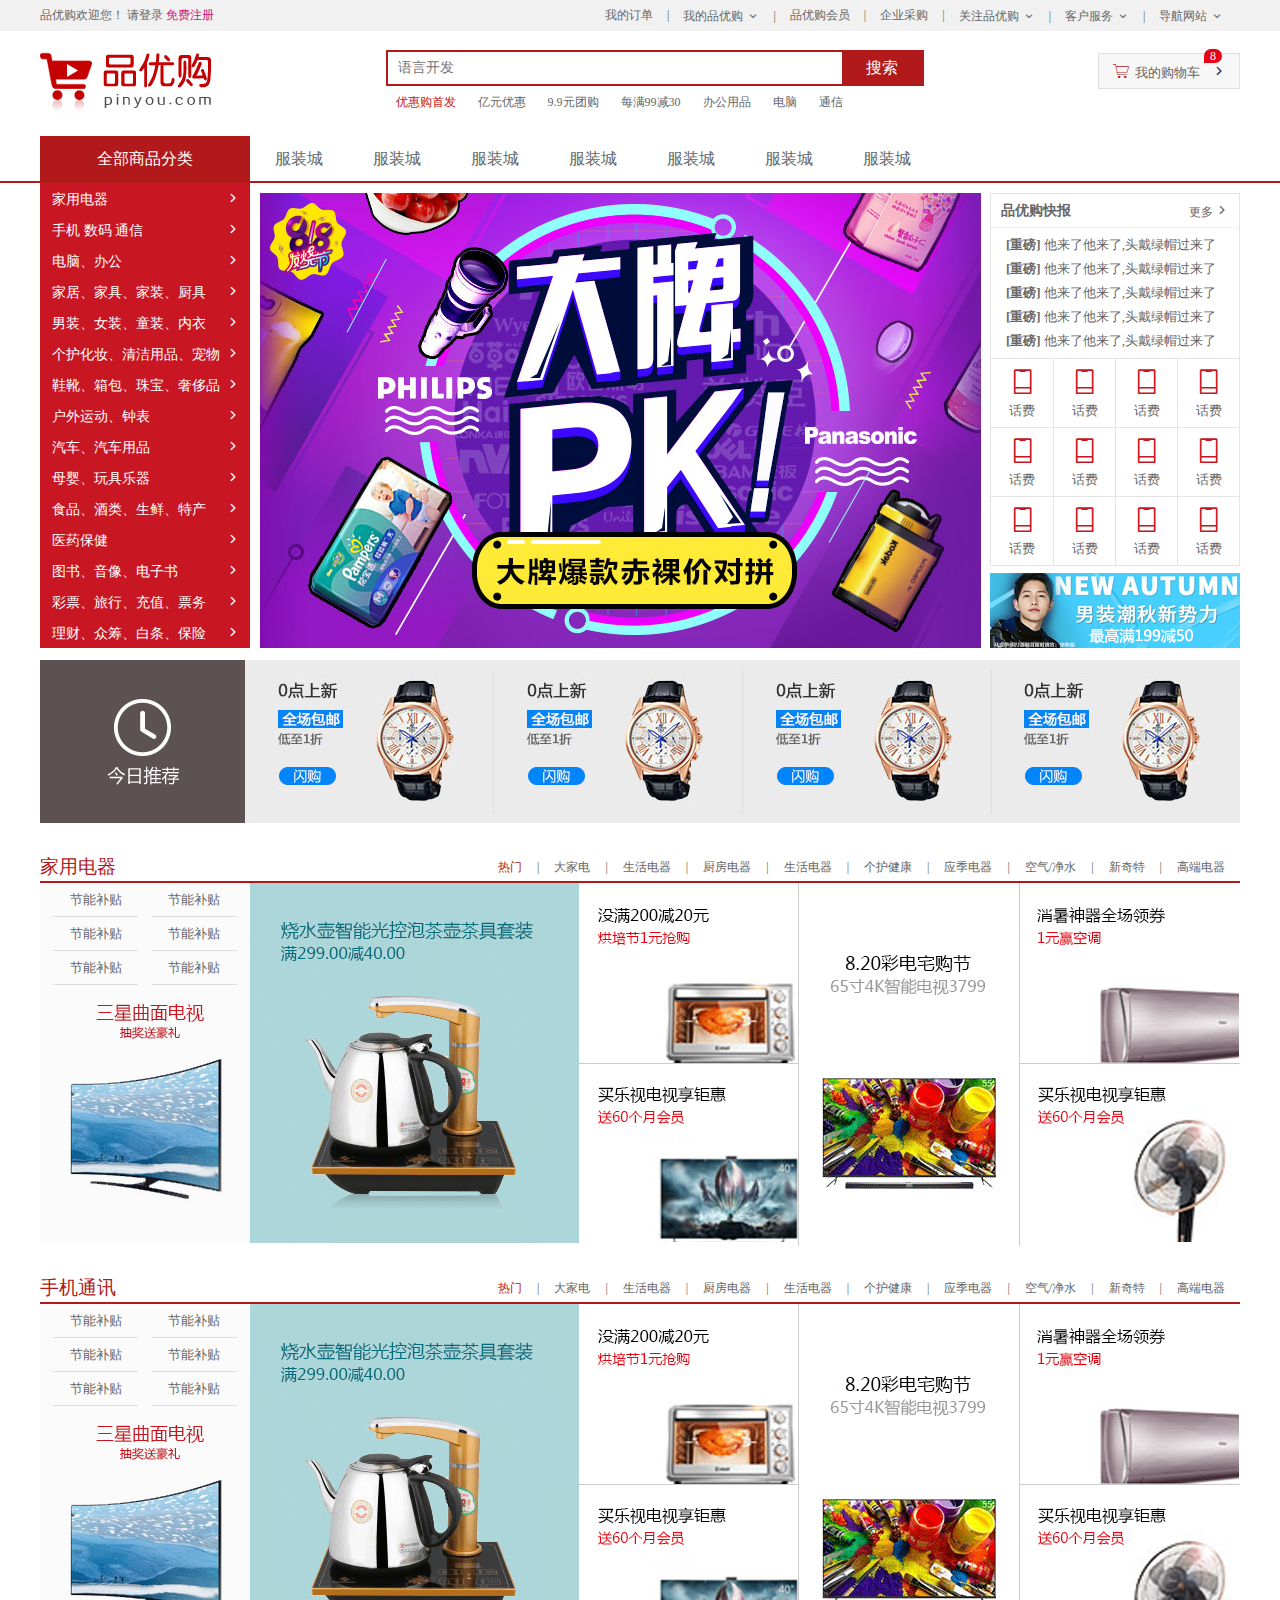
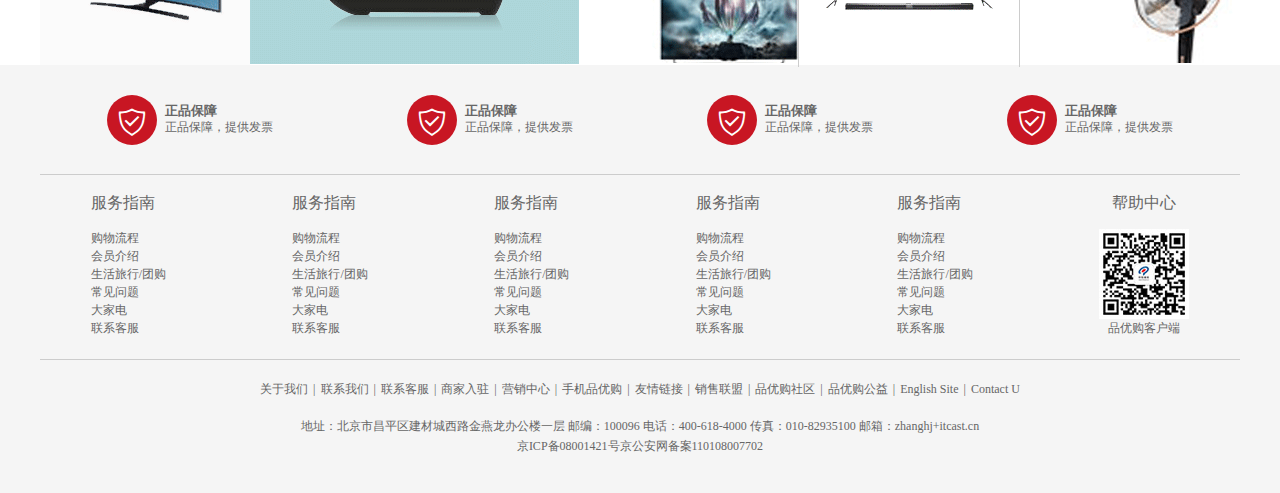
<file: YouPinGouProject/index.html>
<!DOCTYPE html>
<html lang="en">
<head>
    <meta charset="UTF-8">
    <meta http-equiv="X-UA-Compatible" content="IE=edge">
    <meta name="viewport" content="width=device-width, initial-scale=1.0">
    <title>品优购</title>
    <!-- 清除默认样式 -->
    <link rel="stylesheet" href="./css/reset.css">
    <!-- 引入类型样式 -->
    <link rel="stylesheet" href="./css/style.css">
    <!-- 引用公共样式 -->
    <link rel="stylesheet" href="./css/base.css">
    
    <link rel="shortcut icon" href="/favicon.ico">
    <!-- 引入iconfont -->
    <link rel="stylesheet" href="./fonts/iconfont/iconfont.css">
    <!-- 引入公共底栏common.css -->
    <link rel="stylesheet" href="./css/common.css">
</head>
<body>
    <!-- 顶部菜单 -->
    <div class="top_bar">
        <div class="topbar w">
            <div class="left_login">
                <span>品优购欢迎您！</span>
                <a href="#">请登录</a>
                <a href="register.html" class="a2">免费注册</a>
            </div>
            <div class="right_menu">
                <ul class="rightmenu">
                    <li>
                        <a href="">我的订单</a><span>|</span>
                    </li>
                    <li>
                        <a href="">我的品优购<i class="iconfont icon-xia-xi"></i></a><span>|</span>
                    </li>
                    <li>
                        <a href="">品优购会员</a><span>|</span>
                    </li>
                    <li>
                        <a href="">企业采购</a><span>|</span>
                    </li>
                    <li>
                        <a href="">关注品优购<i class="iconfont icon-xia-xi"></i></a><span>|</span>
                    </li>
                    <li>
                        <a href="">客户服务<i class="iconfont icon-xia-xi"></i></a><span>|</span>
                    </li>
                    <li>
                        <a href="">导航网站<i class="iconfont icon-xia-xi"></i></a>
                    </li>
                </ul>
            </div>
        </div>
    </div>

    <!-- 头部搜索栏 -->
    <div class="top_nav">
        <div class="topnav w">
            <!-- 左侧logo -->
        <div class="left-img">
            <a href="">
                <img src="./images/logo.png" alt="">
            </a>
        </div>
        <div class="center_search">
            <div class="search">
                <input type="text" value="语言开发"><button>搜索</button>
            </div>
            <div class="bt_nav">
                <ul>
                    <li>
                        <a href="">优惠购首发</a>
                    </li>
                    <li>
                        <a href="">亿元优惠</a>
                    </li>
                    <li>
                        <a href="">9.9元团购</a>
                    </li>
                    <li>
                        <a href="">每满99减30</a>
                    </li>
                    <li>
                        <a href="">办公用品</a>
                    </li>
                    <li>
                        <a href="">电脑</a>
                    </li>
                    <li>
                        <a href="">通信</a>
                    </li>
                </ul>
            </div>
        </div>
        <!-- 右侧购物车 -->
        <div class="right_shop">
            <i class="shop_car iconfont icon-shop"></i><span>我的购物车</span><i class="arrow iconfont icon-you-xi"></i>
            <p class="count">8</p>
        </div>
        </div>
    </div>

    <!-- 头部菜单栏 -->
    <div class="header_bar">
        <div class="headerbar w">
            <ul>
                <li class="first">
                    <a href="">全部商品分类</a>
                </li>
                <div class="shop_list">
                    <ul>
                        <li class="iconfont"><a href="">家用电器</a></li>
                        <li class="iconfont"><a href="list.html">手机 数码 通信</a></li>
                        <li class="iconfont"><a href="">电脑、办公</a></li>
                        <li class="iconfont"><a href="">家居、家具、家装、厨具</a></li>
                        <li class="iconfont"><a href="">男装、女装、童装、内衣</a></li>
                        <li class="iconfont"><a href="">个护化妆、清洁用品、宠物</a></li>
                        <li class="iconfont"><a href="">鞋靴、箱包、珠宝、奢侈品</a></li>
                        <li class="iconfont"><a href="">户外运动、钟表</a></li>
                        <li class="iconfont"><a href="">汽车、汽车用品</a></li>
                        <li class="iconfont"><a href="">母婴、玩具乐器</a></li>
                        <li class="iconfont"><a href="">食品、酒类、生鲜、特产</a></li>
                        <li class="iconfont"><a href="">医药保健</a></li>
                        <li class="iconfont"><a href="">图书、音像、电子书</a></li>
                        <li class="iconfont"><a href="">彩票、旅行、充值、票务</a></li>
                        <li class="iconfont"><a href="">理财、众筹、白条、保险</a></li>
                    </ul>
                </div>
                <li>
                    <a href="">服装城</a>
                </li>
                <li>
                    <a href="">服装城</a>
                </li>
                <li>
                    <a href="">服装城</a>
                </li>
                <li>
                    <a href="">服装城</a>
                </li>
                <li>
                    <a href="">服装城</a>
                </li>
                <li>
                    <a href="">服装城</a>
                </li>
                <li>
                    <a href="">服装城</a>
                </li>
            </ul>
        </div>
    </div>

    <!-- 中部轮播、快报模块 -->
    <div class="banner_auter">
        <div class="banner w">
            <div class="center_images">
                <img src="./upload/focus1.png" alt="">
            </div>
            <div class="right_bulletin">
                <div class="title">
                    <span class="s1">品优购快报</span><span class="s2">更多<i class="iconfont icon-you-xi"></i></span>
                </div>
                <div class="list">
                    <ul>
                        <li><a href=""><strong>[重磅]</strong>他来了他来了,头戴绿帽过来了</a></li>
                        <li><a href=""><strong>[重磅]</strong>他来了他来了,头戴绿帽过来了</a></li>
                        <li><a href=""><strong>[重磅]</strong>他来了他来了,头戴绿帽过来了</a></li>
                        <li><a href=""><strong>[重磅]</strong>他来了他来了,头戴绿帽过来了</a></li>
                        <li><a href=""><strong>[重磅]</strong>他来了他来了,头戴绿帽过来了</a></li>
                    </ul>
                </div>
                <div class="skip_list">
                    <ul>
                        <li class="first">
                            <a href="">
                                <i class="iconfont icon-shouji"></i>
                                <p>话费</p>
                            </a>
                        </li>
                        <li>
                            <a href="">
                                <i class="iconfont icon-shouji"></i>
                                <p>话费</p>
                            </a>
                        </li>
                        <li>
                            <a href="">
                                <i class="iconfont icon-shouji"></i>
                                <p>话费</p>
                            </a>
                        </li>
                        <li>
                            <a href="">
                                <i class="iconfont icon-shouji"></i>
                                <p>话费</p>
                            </a>
                        </li>
                        <li class="first">
                            <a href="">
                                <i class="iconfont icon-shouji"></i>
                                <p>话费</p>
                            </a>
                        </li>
                        <li>
                            <a href="">
                                <i class="iconfont icon-shouji"></i>
                                <p>话费</p>
                            </a>
                        </li>
                        <li>
                            <a href="">
                                <i class="iconfont icon-shouji"></i>
                                <p>话费</p>
                            </a>
                        </li>
                        <li>
                            <a href="">
                                <i class="iconfont icon-shouji"></i>
                                <p>话费</p>
                            </a>
                        </li>
                        <li class="first">
                            <a href="">
                                <i class="iconfont icon-shouji"></i>
                                <p>话费</p>
                            </a>
                        </li>
                        <li>
                            <a href="">
                                <i class="iconfont icon-shouji"></i>
                                <p>话费</p>
                            </a>
                        </li>
                        <li>
                            <a href="">
                                <i class="iconfont icon-shouji"></i>
                                <p>话费</p>
                            </a>
                        </li>
                        <li>
                            <a href="">
                                <i class="iconfont icon-shouji"></i>
                                <p>话费</p>
                            </a>
                        </li>
                    </ul>
                </div>
    
                <div class="images">
                    <img src="./upload/bargain.png" alt="">
                </div>
            </div>
        </div>
    </div>

    <!-- 今日推荐栏 -->
    <div class="banner2_auter">
        <div class="banner2 w">
            <div class="today">
                <img src="./images/recom.png" alt="">
            </div>
            <div class="recommend">
                <ul>
                    <li><a href=""><img src="./upload/recom_03.jpg" alt=""></a></li>
                    <li><a href=""><img src="./upload/recom_03.jpg" alt=""></a></li>
                    <li><a href=""><img src="./upload/recom_03.jpg" alt=""></a></li>
                    <li><a href=""><img src="./upload/recom_03.jpg" alt=""></a></li>
                </ul>
            </div>
        </div>
    </div>

    <!-- 家用电器栏 -->
    <div class="banner3_auter">
        <div class="banner3 w">
            <!-- 头部标题 -->
            <div class="header_bar">
                <div class="left_title">
                    <span>家用电器</span>
                </div>
                <div class="right_menu">
                    <ul>
                        <li><a href="">热门</a><span>|</span></li>
                        <li><a href="">大家电</a><span>|</span></li>
                        <li><a href="">生活电器</a><span>|</span></li>
                        <li><a href="">厨房电器</a><span>|</span></li>
                        <li><a href="">生活电器</a><span>|</span></li>
                        <li><a href="">个护健康</a><span>|</span></li>
                        <li><a href="">应季电器</a><span>|</span></li>
                        <li><a href="">空气/净水</a><span>|</span></li>
                        <li><a href="">新奇特</a><span>|</span></li>
                        <li><a href="">高端电器</a></li>
                    </ul>
                </div>
            </div>

            <!-- 主体 -->
            <div class="body_auter">
                <div class="left_list">
                    <ul>
                        <li><a href="">节能补贴</a></li>
                        <li><a href="">节能补贴</a></li>
                        <li><a href="">节能补贴</a></li>
                        <li><a href="">节能补贴</a></li>
                        <li><a href="">节能补贴</a></li>
                        <li><a href="">节能补贴</a></li>
                    </ul>
                    <div class="imgs">
                        <a href="">
                            <img src="./upload/floor-1-1.png" alt="">
                        </a>
                    </div>
                </div>
                <div class="image_list">
                    <ul>
                        <li>
                            <a href="">
                                <img src="./upload/floor-1-b01.png" alt="">
                            </a>
                        </li>
                        <div class="center_img1">
                            <li>
                                <a href="">
                                    <img src="./upload/floor-1-2.png" alt="">
                                </a>
                            </li>
                            <li>
                                <a href="">
                                    <img src="./upload/floor-1-3.png" alt="">
                                </a>
                            </li>
                        </div>
                        <li class="img4">
                            <a href="">
                                <img src="./upload/floor-1-4.png" alt="">
                            </a>
                        </li>
                        <div class="center_img2">
                            <li>
                                <a href="">
                                    <img src="./upload/floor-1-5.png" alt="">
                                </a>
                            </li>
                            <li>
                                <a href="">
                                    <img src="./upload/floor-1-6.png" alt="">
                                </a>
                            </li>
                        </div>
                    </ul>
                </div>
            </div>
        </div>

        <!-- 手机通讯 -->
        <div class="banner3 w">
            <!-- 头部标题 -->
            <div class="header_bar">
                <div class="left_title">
                    <span>手机通讯</span>
                </div>
                <div class="right_menu">
                    <ul>
                        <li><a href="">热门</a><span>|</span></li>
                        <li><a href="">大家电</a><span>|</span></li>
                        <li><a href="">生活电器</a><span>|</span></li>
                        <li><a href="">厨房电器</a><span>|</span></li>
                        <li><a href="">生活电器</a><span>|</span></li>
                        <li><a href="">个护健康</a><span>|</span></li>
                        <li><a href="">应季电器</a><span>|</span></li>
                        <li><a href="">空气/净水</a><span>|</span></li>
                        <li><a href="">新奇特</a><span>|</span></li>
                        <li><a href="">高端电器</a></li>
                    </ul>
                </div>
            </div>

            <!-- 主体 -->
            <div class="body_auter">
                <div class="left_list">
                    <ul>
                        <li><a href="">节能补贴</a></li>
                        <li><a href="">节能补贴</a></li>
                        <li><a href="">节能补贴</a></li>
                        <li><a href="">节能补贴</a></li>
                        <li><a href="">节能补贴</a></li>
                        <li><a href="">节能补贴</a></li>
                    </ul>
                    <div class="imgs">
                        <a href="">
                            <img src="./upload/floor-1-1.png" alt="">
                        </a>
                    </div>
                </div>
                <div class="image_list">
                    <ul>
                        <li>
                            <a href="">
                                <img src="./upload/floor-1-b01.png" alt="">
                            </a>
                        </li>
                        <div class="center_img1">
                            <li>
                                <a href="">
                                    <img src="./upload/floor-1-2.png" alt="">
                                </a>
                            </li>
                            <li>
                                <a href="">
                                    <img src="./upload/floor-1-3.png" alt="">
                                </a>
                            </li>
                        </div>
                        <li class="img4">
                            <a href="">
                                <img src="./upload/floor-1-4.png" alt="">
                            </a>
                        </li>
                        <div class="center_img2">
                            <li>
                                <a href="">
                                    <img src="./upload/floor-1-5.png" alt="">
                                </a>
                            </li>
                            <li>
                                <a href="">
                                    <img src="./upload/floor-1-6.png" alt="">
                                </a>
                            </li>
                        </div>
                    </ul>
                </div>
            </div>
        </div>
    </div>

    <!-- 底栏 -->
    <div class="bottom1_auter">
        <div class="bottom1 w">
            <div class="guarantee">
                <ul>
                    <li>
                        <div class="i">
                            <i class="iconfont icon-65"></i>
                        </div>
                        <div class="f">
                            <span>正品保障</span>
                            <p>正品保障，提供发票</p>
                        </div>
                    </li>
                    <li>
                        <div class="i">
                            <i class="iconfont icon-65"></i>
                        </div>
                        <div class="f">
                            <span>正品保障</span>
                            <p>正品保障，提供发票</p>
                        </div>
                    </li>
                    <li>
                        <div class="i">
                            <i class="iconfont icon-65"></i>
                        </div>
                        <div class="f">
                            <span>正品保障</span>
                            <p>正品保障，提供发票</p>
                        </div>
                    </li>
                    <li>
                        <div class="i">
                            <i class="iconfont icon-65"></i>
                        </div>
                        <div class="f">
                            <span>正品保障</span>
                            <p>正品保障，提供发票</p>
                        </div>
                    </li>
                </ul>
            </div>
        </div>

        <!-- 服务指南 -->
        <div class="service w">
            <div class="service_in">
                <div class="service_sun">
                    <h1>服务指南</h1>
                    <ul>
                        <li>
                            <a href="">购物流程</a>
                        </li>
                        <li>
                            <a href="">会员介绍</a>
                        </li>
                        <li>
                            <a href="">生活旅行/团购</a>
                        </li>
                        <li>
                            <a href="">常见问题</a>
                        </li>
                        <li>
                            <a href="">大家电</a>
                        </li>
                        <li>
                            <a href="">联系客服</a>
                        </li>
                    </ul>
                </div>
                <div class="service_sun">
                    <h1>服务指南</h1>
                    <ul>
                        <li>
                            <a href="">购物流程</a>
                        </li>
                        <li>
                            <a href="">会员介绍</a>
                        </li>
                        <li>
                            <a href="">生活旅行/团购</a>
                        </li>
                        <li>
                            <a href="">常见问题</a>
                        </li>
                        <li>
                            <a href="">大家电</a>
                        </li>
                        <li>
                            <a href="">联系客服</a>
                        </li>
                    </ul>
                </div><div class="service_sun">
                    <h1>服务指南</h1>
                    <ul>
                        <li>
                            <a href="">购物流程</a>
                        </li>
                        <li>
                            <a href="">会员介绍</a>
                        </li>
                        <li>
                            <a href="">生活旅行/团购</a>
                        </li>
                        <li>
                            <a href="">常见问题</a>
                        </li>
                        <li>
                            <a href="">大家电</a>
                        </li>
                        <li>
                            <a href="">联系客服</a>
                        </li>
                    </ul>
                </div>
                <div class="service_sun">
                    <h1>服务指南</h1>
                    <ul>
                        <li>
                            <a href="">购物流程</a>
                        </li>
                        <li>
                            <a href="">会员介绍</a>
                        </li>
                        <li>
                            <a href="">生活旅行/团购</a>
                        </li>
                        <li>
                            <a href="">常见问题</a>
                        </li>
                        <li>
                            <a href="">大家电</a>
                        </li>
                        <li>
                            <a href="">联系客服</a>
                        </li>
                    </ul>
                </div>
                <div class="service_sun">
                    <h1>服务指南</h1>
                    <ul>
                        <li>
                            <a href="">购物流程</a>
                        </li>
                        <li>
                            <a href="">会员介绍</a>
                        </li>
                        <li>
                            <a href="">生活旅行/团购</a>
                        </li>
                        <li>
                            <a href="">常见问题</a>
                        </li>
                        <li>
                            <a href="">大家电</a>
                        </li>
                        <li>
                            <a href="">联系客服</a>
                        </li>
                    </ul>
                </div>
                
                <div class="QRcode">
                    <h1>帮助中心</h1>
                    <img src="./images/wx_cz.jpg" alt="">
                    <p>品优购客户端</p>
                </div>
            </div>
        </div>
    </div>

    <!-- 备案栏 -->
    <div class="bottom_auter">
        <div class="bottom w">
            <ul>
                <li>
                    <a href="">关于我们</a><span>|</span>
                </li>
                <li>
                    <a href="">联系我们</a><span>|</span>
                </li>
                <li>
                    <a href="">联系客服</a><span>|</span>
                </li>
                <li>
                    <a href="">商家入驻</a><span>|</span>
                </li>
                <li>
                    <a href="">营销中心</a><span>|</span>
                </li>
                <li>
                    <a href="">手机品优购</a><span>|</span>
                </li>
                <li>
                    <a href="">友情链接</a><span>|</span>
                </li>
                <li>
                    <a href="">销售联盟</a><span>|</span>
                </li>
                <li>
                    <a href="">品优购社区</a><span>|</span>
                </li>
                <li>
                    <a href="">品优购公益</a><span>|</span>
                </li>
                <li>
                    <a href="">English Site</a><span>|</span>
                </li>
                <li>
                    <a href="">Contact U</a>
                </li>
            </ul>
            <div class="pp">
                <p>地址：北京市昌平区建材城西路金燕龙办公楼一层 邮编：100096 电话：400-618-4000 传真：010-82935100 邮箱：zhanghj+itcast.cn</p>
                <p>京ICP备08001421号京公安网备案110108007702</p>
            </div>
        </div>
    </div>
</body>
</html>
</file>
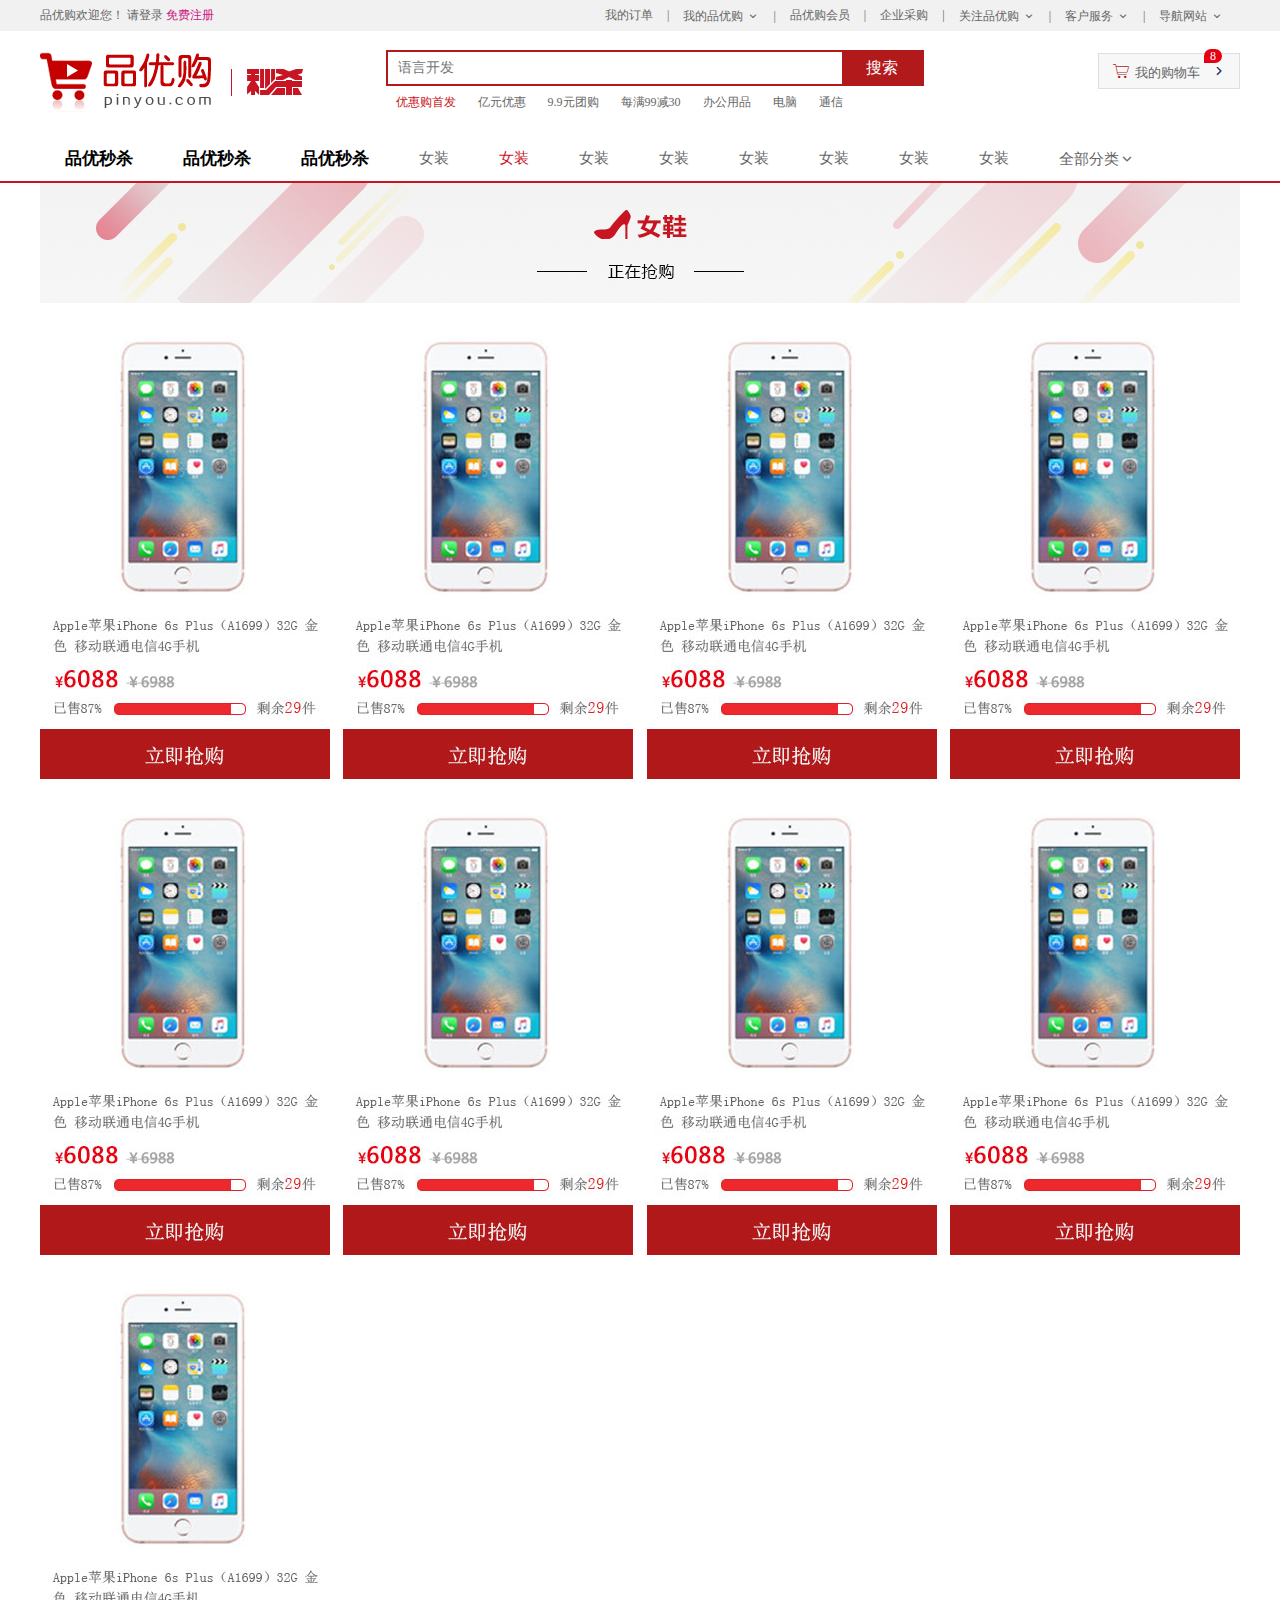
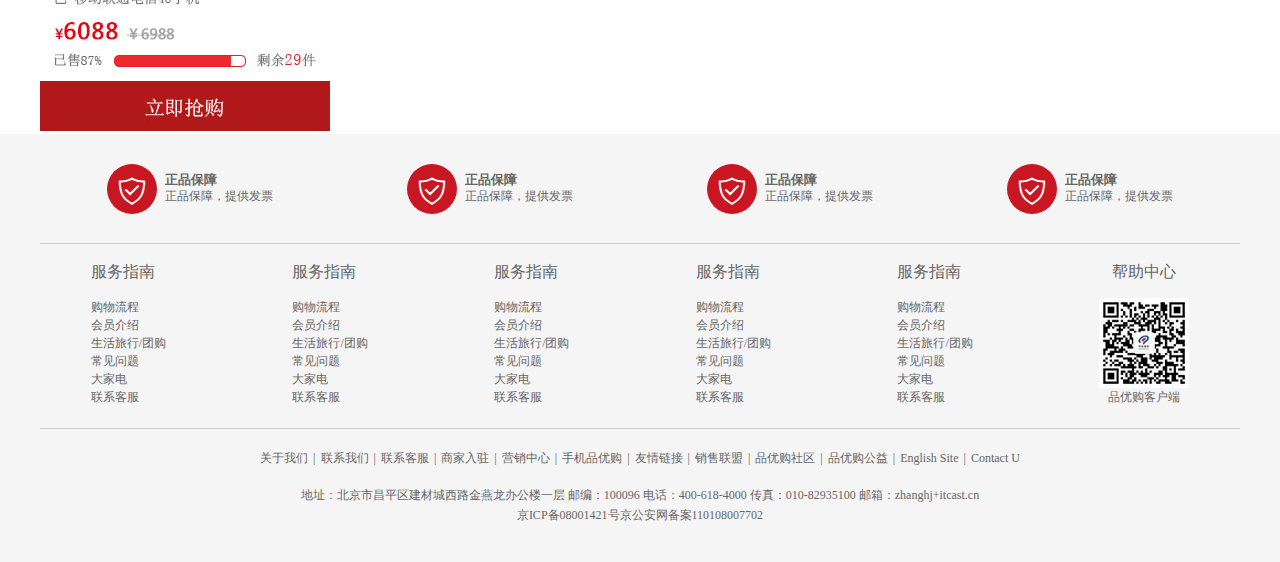
<file: YouPinGouProject/list.html>
<!DOCTYPE html>
<html lang="en">
<head>
    <meta charset="UTF-8">
    <meta http-equiv="X-UA-Compatible" content="IE=edge">
    <meta name="viewport" content="width=device-width, initial-scale=1.0">
    <title>列表页</title>
    <!-- 引入重置样式 -->
    <link rel="stylesheet" href="./css/reset.css">
    <!-- 引入公共模块样式 -->
    <link rel="stylesheet" href="./css/common.css">
    <!-- 引入公共样式 -->
    <link rel="stylesheet" href="./css/base.css">
    <!-- 引入iconfont文件 -->
    <link rel="stylesheet" href="./fonts/iconfont/iconfont.css">
    <!-- 引入list.css -->
    <link rel="stylesheet" href="./css/list.css">
</head>
<body>
    <!-- 顶部菜单 -->
    <div class="top_bar">
        <div class="topbar w">
            <div class="left_login">
                <span>品优购欢迎您！</span>
                <a href="#">请登录</a>
                <a href="#" class="a2">免费注册</a>
            </div>
            <div class="right_menu">
                <ul class="rightmenu">
                    <li>
                        <a href="">我的订单</a><span>|</span>
                    </li>
                    <li>
                        <a href="">我的品优购<i class="iconfont icon-xia-xi"></i></a><span>|</span>
                    </li>
                    <li>
                        <a href="">品优购会员</a><span>|</span>
                    </li>
                    <li>
                        <a href="">企业采购</a><span>|</span>
                    </li>
                    <li>
                        <a href="">关注品优购<i class="iconfont icon-xia-xi"></i></a><span>|</span>
                    </li>
                    <li>
                        <a href="">客户服务<i class="iconfont icon-xia-xi"></i></a><span>|</span>
                    </li>
                    <li>
                        <a href="">导航网站<i class="iconfont icon-xia-xi"></i></a>
                    </li>
                </ul>
            </div>
        </div>
    </div>

    <!-- 头部搜索栏 -->
    <div class="top_nav">
        <div class="topnav w">
            <!-- 左侧logo -->
            <div class="left-img">
                <a href="index.html">
                    <img src="./images/logo.png" alt="">
                </a>
                <div class="ms">
                    <img src="./images/sk.png" alt="">
                </div>
            </div>
            

        <div class="center_search">
            <div class="search">
                <input type="text" value="语言开发"><button>搜索</button>
            </div>
            <div class="bt_nav">
                <ul>
                    <li>
                        <a href="">优惠购首发</a>
                    </li>
                    <li>
                        <a href="">亿元优惠</a>
                    </li>
                    <li>
                        <a href="">9.9元团购</a>
                    </li>
                    <li>
                        <a href="">每满99减30</a>
                    </li>
                    <li>
                        <a href="">办公用品</a>
                    </li>
                    <li>
                        <a href="">电脑</a>
                    </li>
                    <li>
                        <a href="">通信</a>
                    </li>
                </ul>
            </div>
        </div>
        <!-- 右侧购物车 -->
        <div class="right_shop">
            <i class="shop_car iconfont icon-shop"></i><span>我的购物车</span><i class="arrow iconfont icon-you-xi"></i>
            <p class="count">8</p>
        </div>
        </div>
    </div>

    <!-- 标题栏 -->
    <div class="nav_auter">
        <div class="nav w">
            <ul>
                <li>
                    <a href="">品优秒杀</a>
                </li>
                <li>
                    <a href="">品优秒杀</a>
                </li>
                <li>
                    <a href="">品优秒杀</a>
                </li>
                <li>
                    <a href="">女装</a>
                </li>
                <li>
                    <a href="">女装</a>
                </li>
                <li>
                    <a href="">女装</a>
                </li>
                <li>
                    <a href="">女装</a>
                </li>
                <li>
                    <a href="">女装</a>
                </li>
                <li>
                    <a href="">女装</a>
                </li>
                <li>
                    <a href="">女装</a>
                </li>
                <li>
                    <a href="">女装</a>
                </li>
                <li>
                    <a href="">全部分类<i class="iconfont icon-xia-xi"></i></a>
                </li>
            </ul>
        </div>
    </div>

    <!-- 头部图片 -->
    <div class="header_image w">
        <img src="./upload/bg_03.png" alt="">
    </div>

    <!-- 商品列表 -->
    <div class="body_list w">
        <ul>
            <li>
                <a href="">
                    <img src="./upload/list.jpg" alt="">
                </a>
            </li>
            <li>
                <a href="">
                    <img src="./upload/list.jpg" alt="">
                </a>
            </li>
            <li>
                <a href="">
                    <img src="./upload/list.jpg" alt="">
                </a>
            </li>
            <li>
                <a href="">
                    <img src="./upload/list.jpg" alt="">
                </a>
            </li>
            <li>
                <a href="">
                    <img src="./upload/list.jpg" alt="">
                </a>
            </li>
            <li>
                <a href="">
                    <img src="./upload/list.jpg" alt="">
                </a>
            </li>
            <li>
                <a href="">
                    <img src="./upload/list.jpg" alt="">
                </a>
            </li>
            <li>
                <a href="">
                    <img src="./upload/list.jpg" alt="">
                </a>
            </li>
            <li>
                <a href="">
                    <img src="./upload/list.jpg" alt="">
                </a>
            </li>
        </ul>
    </div>

    <!-- 底栏 -->
    <div class="bottom1_auter">
        <div class="bottom1 w">
            <div class="guarantee">
                <ul>
                    <li>
                        <div class="i">
                            <i class="iconfont icon-65"></i>
                        </div>
                        <div class="f">
                            <span>正品保障</span>
                            <p>正品保障，提供发票</p>
                        </div>
                    </li>
                    <li>
                        <div class="i">
                            <i class="iconfont icon-65"></i>
                        </div>
                        <div class="f">
                            <span>正品保障</span>
                            <p>正品保障，提供发票</p>
                        </div>
                    </li>
                    <li>
                        <div class="i">
                            <i class="iconfont icon-65"></i>
                        </div>
                        <div class="f">
                            <span>正品保障</span>
                            <p>正品保障，提供发票</p>
                        </div>
                    </li>
                    <li>
                        <div class="i">
                            <i class="iconfont icon-65"></i>
                        </div>
                        <div class="f">
                            <span>正品保障</span>
                            <p>正品保障，提供发票</p>
                        </div>
                    </li>
                </ul>
            </div>
        </div>

        <!-- 服务指南 -->
        <div class="service w">
            <div class="service_in">
                <div class="service_sun">
                    <h1>服务指南</h1>
                    <ul>
                        <li>
                            <a href="">购物流程</a>
                        </li>
                        <li>
                            <a href="">会员介绍</a>
                        </li>
                        <li>
                            <a href="">生活旅行/团购</a>
                        </li>
                        <li>
                            <a href="">常见问题</a>
                        </li>
                        <li>
                            <a href="">大家电</a>
                        </li>
                        <li>
                            <a href="">联系客服</a>
                        </li>
                    </ul>
                </div>
                <div class="service_sun">
                    <h1>服务指南</h1>
                    <ul>
                        <li>
                            <a href="">购物流程</a>
                        </li>
                        <li>
                            <a href="">会员介绍</a>
                        </li>
                        <li>
                            <a href="">生活旅行/团购</a>
                        </li>
                        <li>
                            <a href="">常见问题</a>
                        </li>
                        <li>
                            <a href="">大家电</a>
                        </li>
                        <li>
                            <a href="">联系客服</a>
                        </li>
                    </ul>
                </div><div class="service_sun">
                    <h1>服务指南</h1>
                    <ul>
                        <li>
                            <a href="">购物流程</a>
                        </li>
                        <li>
                            <a href="">会员介绍</a>
                        </li>
                        <li>
                            <a href="">生活旅行/团购</a>
                        </li>
                        <li>
                            <a href="">常见问题</a>
                        </li>
                        <li>
                            <a href="">大家电</a>
                        </li>
                        <li>
                            <a href="">联系客服</a>
                        </li>
                    </ul>
                </div>
                <div class="service_sun">
                    <h1>服务指南</h1>
                    <ul>
                        <li>
                            <a href="">购物流程</a>
                        </li>
                        <li>
                            <a href="">会员介绍</a>
                        </li>
                        <li>
                            <a href="">生活旅行/团购</a>
                        </li>
                        <li>
                            <a href="">常见问题</a>
                        </li>
                        <li>
                            <a href="">大家电</a>
                        </li>
                        <li>
                            <a href="">联系客服</a>
                        </li>
                    </ul>
                </div>
                <div class="service_sun">
                    <h1>服务指南</h1>
                    <ul>
                        <li>
                            <a href="">购物流程</a>
                        </li>
                        <li>
                            <a href="">会员介绍</a>
                        </li>
                        <li>
                            <a href="">生活旅行/团购</a>
                        </li>
                        <li>
                            <a href="">常见问题</a>
                        </li>
                        <li>
                            <a href="">大家电</a>
                        </li>
                        <li>
                            <a href="">联系客服</a>
                        </li>
                    </ul>
                </div>
                
                <div class="QRcode">
                    <h1>帮助中心</h1>
                    <img src="./images/wx_cz.jpg" alt="">
                    <p>品优购客户端</p>
                </div>
            </div>
        </div>
    </div>

    <!-- 备案栏 -->
    <div class="bottom_auter">
        <div class="bottom w">
            <ul>
                <li>
                    <a href="">关于我们</a><span>|</span>
                </li>
                <li>
                    <a href="">联系我们</a><span>|</span>
                </li>
                <li>
                    <a href="">联系客服</a><span>|</span>
                </li>
                <li>
                    <a href="">商家入驻</a><span>|</span>
                </li>
                <li>
                    <a href="">营销中心</a><span>|</span>
                </li>
                <li>
                    <a href="">手机品优购</a><span>|</span>
                </li>
                <li>
                    <a href="">友情链接</a><span>|</span>
                </li>
                <li>
                    <a href="">销售联盟</a><span>|</span>
                </li>
                <li>
                    <a href="">品优购社区</a><span>|</span>
                </li>
                <li>
                    <a href="">品优购公益</a><span>|</span>
                </li>
                <li>
                    <a href="">English Site</a><span>|</span>
                </li>
                <li>
                    <a href="">Contact U</a>
                </li>
            </ul>
            <div class="pp">
                <p>地址：北京市昌平区建材城西路金燕龙办公楼一层 邮编：100096 电话：400-618-4000 传真：010-82935100 邮箱：zhanghj+itcast.cn</p>
                <p>京ICP备08001421号京公安网备案110108007702</p>
            </div>
        </div>
    </div>

</body>
</html>
</file>
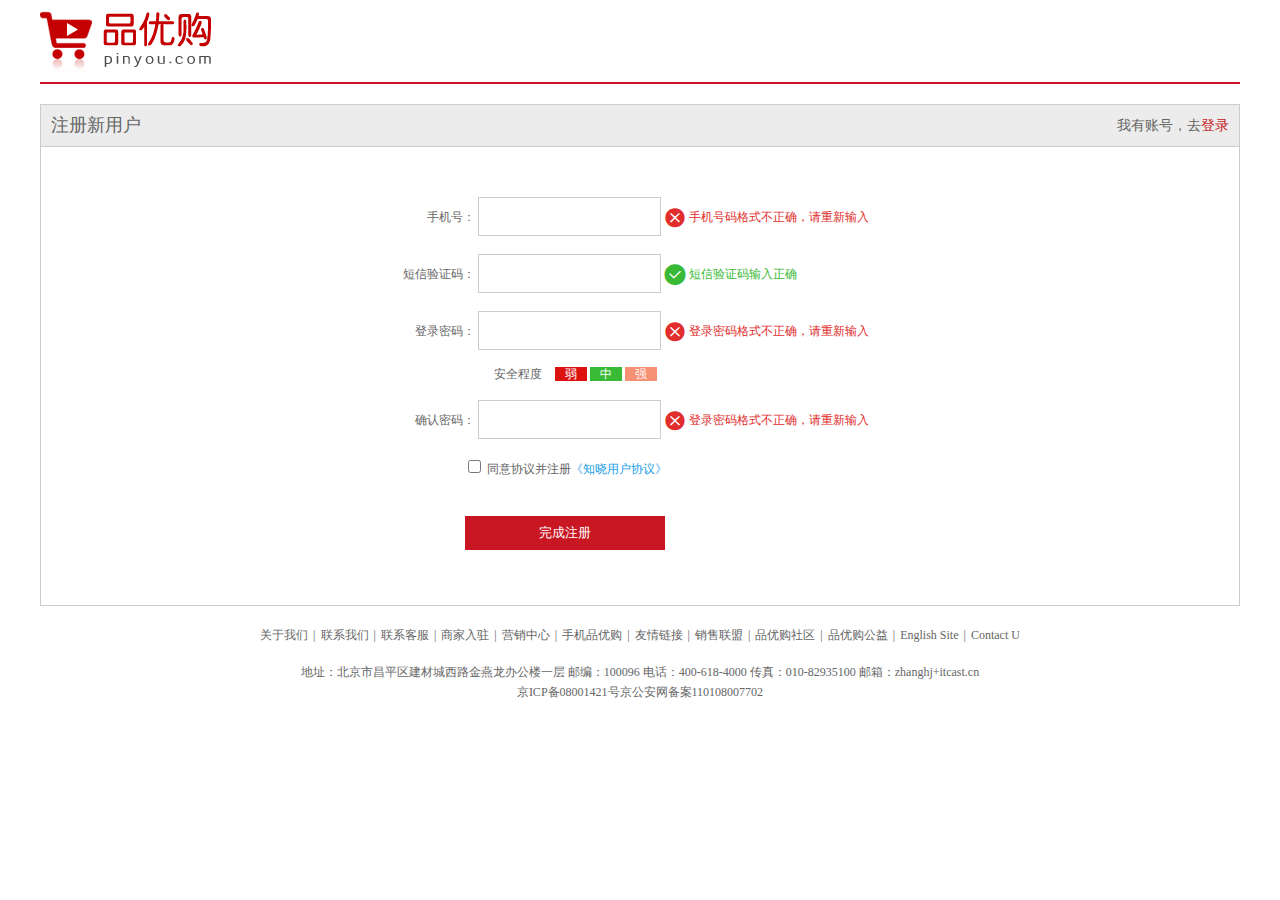
<file: YouPinGouProject/register.html>
<!DOCTYPE html>
<html lang="en">
<head>
    <meta charset="UTF-8">
    <meta http-equiv="X-UA-Compatible" content="IE=edge">
    <meta name="viewport" content="width=device-width, initial-scale=1.0">
    <title>个人注册</title>
    <!-- 引入公共模块样式 -->
    <link rel="stylesheet" href="./css/common.css">
    <!-- 引入重置样式 -->
    <link rel="stylesheet" href="./css/reset.css">
    <!-- 引入公共样式 -->
    <link rel="stylesheet" href="./css/base.css">
    <!-- 引入iconfont.css -->
    <link rel="stylesheet" href="./fonts/iconfont2/iconfont.css">
    <!-- 引入register.css -->
    <link rel="stylesheet" href="./css/register.css">
</head>
<body>
    <!-- 头部主页logo -->
    <div class="auter w">
        <div class="header_logo">
            <a href="index.html"><img src="./images/logo.png" alt=""></a>
        </div>
        <div class="register">
            <div class="head_bar">
                <h1>注册新用户</h1>
                <p>我有账号，去<a href="">登录</a></p>
            </div>
            <div class="body_form">
                <form action="">
                    <ul>
                        <li>
                            <label for="" class="first">手机号：</label>
                            <input type="text">
                            <i class="iconfont icon-cuowu"></i>
                            <label for="" class="end">手机号码格式不正确，请重新输入</label>
                        </li>
                        <li>
                            <label for="" class="first">短信验证码：</label>
                            <input type="text">
                            <i class="iconfont icon-dui success"></i>
                            <label for="" class="success end">短信验证码输入正确</label>
                        </li>
                        <li>
                            <label for="" class="first">登录密码：</label>
                            <input type="text">
                            <i class="iconfont icon-cuowu"></i>
                            <label for="" class="end">登录密码格式不正确，请重新输入</label>
                        </li>
                        <div class="grades">
                            <label for="" class="first">安全程度</label>
                            <label for="" class="grade1">弱</label>
                            <label for="" class="grade2">中</label>
                            <label for="" class="grade3">强</label>
                        </div>
                        <li>
                            <label for="" class="first">确认密码：</label>
                            <input type="text">
                            <i class="iconfont icon-cuowu"></i>
                            <label for="" class="end">登录密码格式不正确，请重新输入</label>
                        </li>
                        <div class="checks">
                            <input type="checkbox" class="check">
                            <label for="">同意协议并注册<span>《知晓用户协议》</span></label>
                        </div>
                        <li>
                            <button>完成注册</button>
                        </li>
                    </ul>
                </form>
            </div>
        </div>
    </div>
    
    <!-- 备案栏 -->
    <div class="bottom_auter">
        <div class="bottom w">
            <ul>
                <li>
                    <a href="">关于我们</a><span>|</span>
                </li>
                <li>
                    <a href="">联系我们</a><span>|</span>
                </li>
                <li>
                    <a href="">联系客服</a><span>|</span>
                </li>
                <li>
                    <a href="">商家入驻</a><span>|</span>
                </li>
                <li>
                    <a href="">营销中心</a><span>|</span>
                </li>
                <li>
                    <a href="">手机品优购</a><span>|</span>
                </li>
                <li>
                    <a href="">友情链接</a><span>|</span>
                </li>
                <li>
                    <a href="">销售联盟</a><span>|</span>
                </li>
                <li>
                    <a href="">品优购社区</a><span>|</span>
                </li>
                <li>
                    <a href="">品优购公益</a><span>|</span>
                </li>
                <li>
                    <a href="">English Site</a><span>|</span>
                </li>
                <li>
                    <a href="">Contact U</a>
                </li>
            </ul>
            <div class="pp">
                <p>地址：北京市昌平区建材城西路金燕龙办公楼一层 邮编：100096 电话：400-618-4000 传真：010-82935100 邮箱：zhanghj+itcast.cn</p>
                <p>京ICP备08001421号京公安网备案110108007702</p>
            </div>
        </div>
    </div>
</body>
</html>
</file>
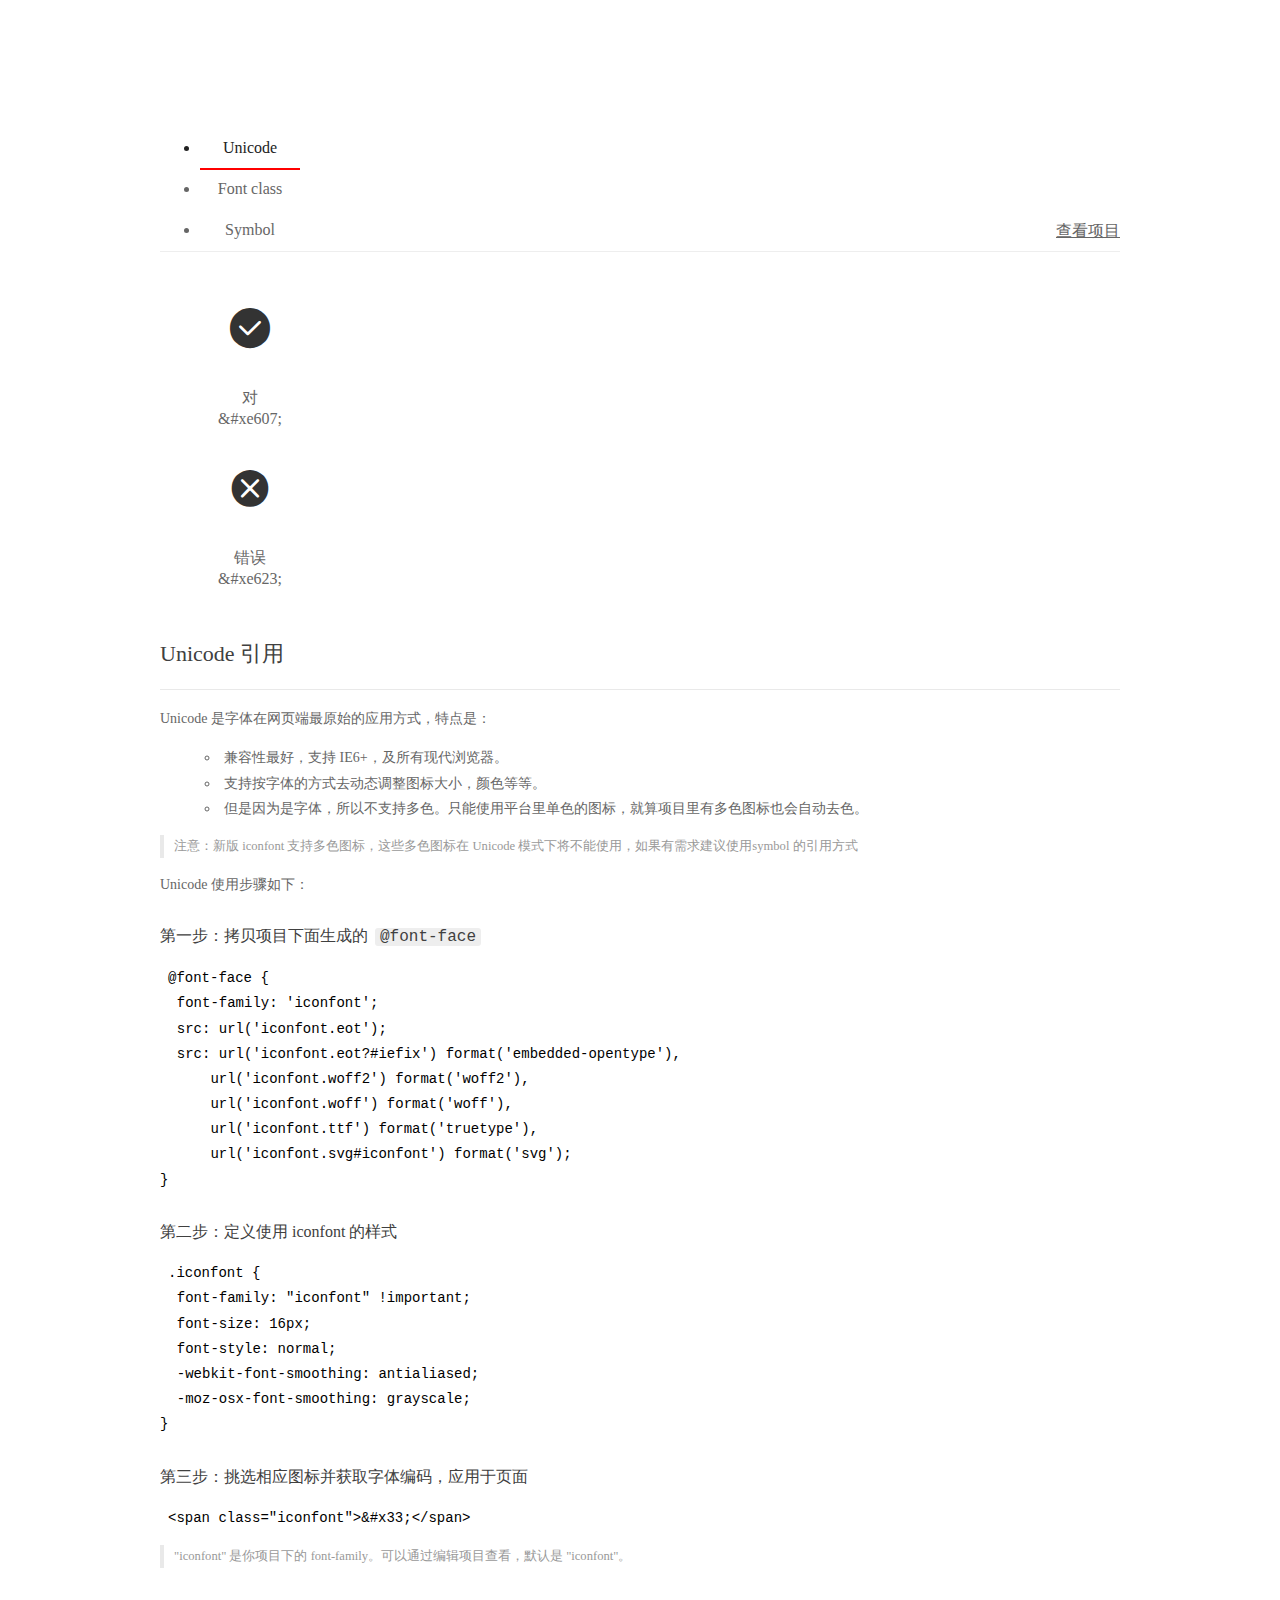
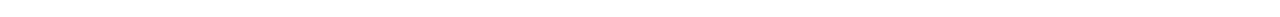
<file: YouPinGouProject/fonts/iconfont2/demo_index.html>
<!DOCTYPE html>
<html>
<head>
  <meta charset="utf-8"/>
  <title>IconFont Demo</title>
  <link rel="shortcut icon" href="https://img.alicdn.com/tps/i4/TB1_oz6GVXXXXaFXpXXJDFnIXXX-64-64.ico" type="image/x-icon"/>
  <link rel="stylesheet" href="https://g.alicdn.com/thx/cube/1.3.2/cube.min.css">
  <link rel="stylesheet" href="demo.css">
  <link rel="stylesheet" href="iconfont.css">
  <script src="iconfont.js"></script>
  <!-- jQuery -->
  <script src="https://a1.alicdn.com/oss/uploads/2018/12/26/7bfddb60-08e8-11e9-9b04-53e73bb6408b.js"></script>
  <!-- 代码高亮 -->
  <script src="https://a1.alicdn.com/oss/uploads/2018/12/26/a3f714d0-08e6-11e9-8a15-ebf944d7534c.js"></script>
</head>
<body>
  <div class="main">
    <h1 class="logo"><a href="https://www.iconfont.cn/" title="iconfont 首页" target="_blank">&#xe86b;</a></h1>
    <div class="nav-tabs">
      <ul id="tabs" class="dib-box">
        <li class="dib active"><span>Unicode</span></li>
        <li class="dib"><span>Font class</span></li>
        <li class="dib"><span>Symbol</span></li>
      </ul>
      
      <a href="https://www.iconfont.cn/manage/index?manage_type=myprojects&projectId=2369754" target="_blank" class="nav-more">查看项目</a>
      
    </div>
    <div class="tab-container">
      <div class="content unicode" style="display: block;">
          <ul class="icon_lists dib-box">
          
            <li class="dib">
              <span class="icon iconfont">&#xe607;</span>
                <div class="name">对</div>
                <div class="code-name">&amp;#xe607;</div>
              </li>
          
            <li class="dib">
              <span class="icon iconfont">&#xe623;</span>
                <div class="name">错误</div>
                <div class="code-name">&amp;#xe623;</div>
              </li>
          
          </ul>
          <div class="article markdown">
          <h2 id="unicode-">Unicode 引用</h2>
          <hr>

          <p>Unicode 是字体在网页端最原始的应用方式，特点是：</p>
          <ul>
            <li>兼容性最好，支持 IE6+，及所有现代浏览器。</li>
            <li>支持按字体的方式去动态调整图标大小，颜色等等。</li>
            <li>但是因为是字体，所以不支持多色。只能使用平台里单色的图标，就算项目里有多色图标也会自动去色。</li>
          </ul>
          <blockquote>
            <p>注意：新版 iconfont 支持多色图标，这些多色图标在 Unicode 模式下将不能使用，如果有需求建议使用symbol 的引用方式</p>
          </blockquote>
          <p>Unicode 使用步骤如下：</p>
          <h3 id="-font-face">第一步：拷贝项目下面生成的 <code>@font-face</code></h3>
<pre><code class="language-css"
>@font-face {
  font-family: 'iconfont';
  src: url('iconfont.eot');
  src: url('iconfont.eot?#iefix') format('embedded-opentype'),
      url('iconfont.woff2') format('woff2'),
      url('iconfont.woff') format('woff'),
      url('iconfont.ttf') format('truetype'),
      url('iconfont.svg#iconfont') format('svg');
}
</code></pre>
          <h3 id="-iconfont-">第二步：定义使用 iconfont 的样式</h3>
<pre><code class="language-css"
>.iconfont {
  font-family: "iconfont" !important;
  font-size: 16px;
  font-style: normal;
  -webkit-font-smoothing: antialiased;
  -moz-osx-font-smoothing: grayscale;
}
</code></pre>
          <h3 id="-">第三步：挑选相应图标并获取字体编码，应用于页面</h3>
<pre>
<code class="language-html"
>&lt;span class="iconfont"&gt;&amp;#x33;&lt;/span&gt;
</code></pre>
          <blockquote>
            <p>"iconfont" 是你项目下的 font-family。可以通过编辑项目查看，默认是 "iconfont"。</p>
          </blockquote>
          </div>
      </div>
      <div class="content font-class">
        <ul class="icon_lists dib-box">
          
          <li class="dib">
            <span class="icon iconfont icon-dui"></span>
            <div class="name">
              对
            </div>
            <div class="code-name">.icon-dui
            </div>
          </li>
          
          <li class="dib">
            <span class="icon iconfont icon-cuowu"></span>
            <div class="name">
              错误
            </div>
            <div class="code-name">.icon-cuowu
            </div>
          </li>
          
        </ul>
        <div class="article markdown">
        <h2 id="font-class-">font-class 引用</h2>
        <hr>

        <p>font-class 是 Unicode 使用方式的一种变种，主要是解决 Unicode 书写不直观，语意不明确的问题。</p>
        <p>与 Unicode 使用方式相比，具有如下特点：</p>
        <ul>
          <li>兼容性良好，支持 IE8+，及所有现代浏览器。</li>
          <li>相比于 Unicode 语意明确，书写更直观。可以很容易分辨这个 icon 是什么。</li>
          <li>因为使用 class 来定义图标，所以当要替换图标时，只需要修改 class 里面的 Unicode 引用。</li>
          <li>不过因为本质上还是使用的字体，所以多色图标还是不支持的。</li>
        </ul>
        <p>使用步骤如下：</p>
        <h3 id="-fontclass-">第一步：引入项目下面生成的 fontclass 代码：</h3>
<pre><code class="language-html">&lt;link rel="stylesheet" href="./iconfont.css"&gt;
</code></pre>
        <h3 id="-">第二步：挑选相应图标并获取类名，应用于页面：</h3>
<pre><code class="language-html">&lt;span class="iconfont icon-xxx"&gt;&lt;/span&gt;
</code></pre>
        <blockquote>
          <p>"
            iconfont" 是你项目下的 font-family。可以通过编辑项目查看，默认是 "iconfont"。</p>
        </blockquote>
      </div>
      </div>
      <div class="content symbol">
          <ul class="icon_lists dib-box">
          
            <li class="dib">
                <svg class="icon svg-icon" aria-hidden="true">
                  <use xlink:href="#icon-dui"></use>
                </svg>
                <div class="name">对</div>
                <div class="code-name">#icon-dui</div>
            </li>
          
            <li class="dib">
                <svg class="icon svg-icon" aria-hidden="true">
                  <use xlink:href="#icon-cuowu"></use>
                </svg>
                <div class="name">错误</div>
                <div class="code-name">#icon-cuowu</div>
            </li>
          
          </ul>
          <div class="article markdown">
          <h2 id="symbol-">Symbol 引用</h2>
          <hr>

          <p>这是一种全新的使用方式，应该说这才是未来的主流，也是平台目前推荐的用法。相关介绍可以参考这篇<a href="">文章</a>
            这种用法其实是做了一个 SVG 的集合，与另外两种相比具有如下特点：</p>
          <ul>
            <li>支持多色图标了，不再受单色限制。</li>
            <li>通过一些技巧，支持像字体那样，通过 <code>font-size</code>, <code>color</code> 来调整样式。</li>
            <li>兼容性较差，支持 IE9+，及现代浏览器。</li>
            <li>浏览器渲染 SVG 的性能一般，还不如 png。</li>
          </ul>
          <p>使用步骤如下：</p>
          <h3 id="-symbol-">第一步：引入项目下面生成的 symbol 代码：</h3>
<pre><code class="language-html">&lt;script src="./iconfont.js"&gt;&lt;/script&gt;
</code></pre>
          <h3 id="-css-">第二步：加入通用 CSS 代码（引入一次就行）：</h3>
<pre><code class="language-html">&lt;style&gt;
.icon {
  width: 1em;
  height: 1em;
  vertical-align: -0.15em;
  fill: currentColor;
  overflow: hidden;
}
&lt;/style&gt;
</code></pre>
          <h3 id="-">第三步：挑选相应图标并获取类名，应用于页面：</h3>
<pre><code class="language-html">&lt;svg class="icon" aria-hidden="true"&gt;
  &lt;use xlink:href="#icon-xxx"&gt;&lt;/use&gt;
&lt;/svg&gt;
</code></pre>
          </div>
      </div>

    </div>
  </div>
  <script>
  $(document).ready(function () {
      $('.tab-container .content:first').show()

      $('#tabs li').click(function (e) {
        var tabContent = $('.tab-container .content')
        var index = $(this).index()

        if ($(this).hasClass('active')) {
          return
        } else {
          $('#tabs li').removeClass('active')
          $(this).addClass('active')

          tabContent.hide().eq(index).fadeIn()
        }
      })
    })
  </script>
</body>
</html>
</file>
<file: YouPinGouProject/css/style.css>
.header_bar{height:45px;width:100%;border-bottom:2px #B1191A solid}.header_bar .headerbar{height:45px;line-height:45px;position:relative}.header_bar .headerbar li{margin:0px 25px;float:left}.header_bar .headerbar li:hover a{color:#B1191A}.header_bar .headerbar .first,.header_bar .headerbar .first:hover{width:210px;height:45px;margin:0px;text-align:center;background-color:#B1191A}.header_bar .headerbar .first a,.header_bar .headerbar .first:hover a{color:white}.header_bar .headerbar .shop_list{position:absolute;top:47px;width:210px;height:465px;background-color:#C81623}.header_bar .headerbar .shop_list li{width:198px;margin:0px;float:none;padding-left:10px;margin-left:2px;height:31px;line-height:31px}.header_bar .headerbar .shop_list li a{font-size:14px;color:white}.header_bar .headerbar .shop_list li::after{content:'\e620';float:right;color:white;line-height:31px;font-weight:bold;margin-right:10px}.header_bar .headerbar .shop_list li:hover{background-color:white}.header_bar .headerbar .shop_list li:hover a{color:#B1191A}.banner_auter .banner{height:455px;margin-top:10px}.banner_auter .banner .center_images{height:455px;width:721px;margin:0px 0px 0px 220px;float:left}.banner_auter .banner .right_bulletin{width:250px;height:455px;float:right}.banner_auter .banner .right_bulletin .title{height:33px;border:1px #E4E4E4 solid;border-bottom:1px #E4E4E4 dotted;line-height:33px;display:flex;justify-content:space-between;font-size:14px}.banner_auter .banner .right_bulletin .title .s1{margin-left:10px;font-weight:bold}.banner_auter .banner .right_bulletin .title .s2{margin-right:10px;font-size:12px}.banner_auter .banner .right_bulletin .title .s2 i{font-weight:bold}.banner_auter .banner .right_bulletin .title .s2:hover{color:#B1191A}.banner_auter .banner .right_bulletin .list{border-left:1px #E4E4E4 solid;border-right:1px #E4E4E4 solid;border-bottom:1px #E4E4E4 solid}.banner_auter .banner .right_bulletin .list ul{margin:0px 15px;padding-top:5px;padding-bottom:5px;font-size:13px}.banner_auter .banner .right_bulletin .list ul li{width:218px;height:24px;line-height:24px;overflow:inherit}.banner_auter .banner .right_bulletin .list ul li strong{font-weight:bold;margin-right:3px}.banner_auter .banner .right_bulletin .list ul li a:hover{color:#C81623}.banner_auter .banner .right_bulletin .skip_list{width:250px;height:207px;border-left:1px #E4E4E4 solid}.banner_auter .banner .right_bulletin .skip_list ul .first{width:62px}.banner_auter .banner .right_bulletin .skip_list ul li{float:left;width:61px;height:68px;border-right:1px #E4E4E4 solid;border-bottom:1px #E4E4E4 solid;text-align:center}.banner_auter .banner .right_bulletin .skip_list ul li i{height:50px;line-height:45px;font-size:25px;color:#C81623}.banner_auter .banner .right_bulletin .skip_list ul li p{font-size:13px}.banner_auter .banner .right_bulletin .images{height:77px;width:250px;margin-top:7px}.banner2_auter .banner2{height:163px;margin-top:12px;display:flex}.banner2_auter .banner2 .today{width:205px;height:163px;display:flex;justify-content:space-around;align-items:center;background-color:#5C5251}.banner2_auter .banner2 .recommend{height:100%;width:995px;background-color:#EBEBEB}.banner2_auter .banner2 .recommend ul{width:100%;display:flex;position:relative}.banner2_auter .banner2 .recommend ul li{width:163px;width:249px}.banner2_auter .banner2 .recommend ul li:nth-child(1):after,.banner2_auter .banner2 .recommend ul li:nth-child(2):after,.banner2_auter .banner2 .recommend ul li:nth-child(3):after{content:'';position:absolute;width:1px;height:145px;top:9px;background-color:#ddd}.banner3_auter{height:812px}.banner3_auter .banner3{height:391px;margin-top:30px}.banner3_auter .banner3 .header_bar{height:28px;border-bottom:2px #B1191A solid;display:flex;justify-content:space-between;line-height:28px}.banner3_auter .banner3 .header_bar .left_title{font-size:19px;color:#B1191A}.banner3_auter .banner3 .header_bar .right_menu{height:28px;margin-right:15px}.banner3_auter .banner3 .header_bar .right_menu li{float:left;font-size:12px}.banner3_auter .banner3 .header_bar .right_menu li a:hover{color:#B1191A}.banner3_auter .banner3 .header_bar .right_menu li span{margin:0px 15px}.banner3_auter .banner3 .header_bar .right_menu li:nth-child(1) a{color:#B1191A}.banner3_auter .banner3 .body_auter{height:361px;width:100%;display:flex;justify-content:space-between}.banner3_auter .banner3 .body_auter .left_list{width:210px;height:361px;background-color:#fbfbfb;display:flex;flex-wrap:wrap}.banner3_auter .banner3 .body_auter .left_list ul{height:84px;width:210px;display:flex;flex-wrap:wrap;justify-content:space-evenly}.banner3_auter .banner3 .body_auter .left_list ul li{width:85px;height:33px;line-height:33px;text-align:center;border-bottom:1px #ddd solid;font-size:13px}.banner3_auter .banner3 .body_auter .left_list .imgs{margin:0px auto}.banner3_auter .banner3 .body_auter .image_list{height:361px;width:990px}.banner3_auter .banner3 .body_auter .image_list ul{display:flex}.banner3_auter .banner3 .body_auter .image_list ul .center_img1{border-right:1px #CCCCCC solid}.banner3_auter .banner3 .body_auter .image_list ul .center_img1 li:nth-child(1){height:180px;border-bottom:1px #CCCCCC solid}.banner3_auter .banner3 .body_auter .image_list ul .img4{border-right:1px #CCCCCC solid}.banner3_auter .banner3 .body_auter .image_list ul .center_img2 li:nth-child(1){height:180px;border-bottom:1px #CCCCCC solid}/*# sourceMappingURL=./style.css.map */
</file>
<file: YouPinGouProject/css/base.css>
html{
    box-sizing: border-box;
}
.w{
    width: 1200px;
    margin: 0 auto;
    color: #666;
}
a{
    text-decoration: none;
    color: #666;
}

input:focus,
button:focus{
    padding: none;
    outline: none;
}
</file>
<file: YouPinGouProject/fonts/iconfont/iconfont.css>
@font-face {font-family: "iconfont";
  src: url('iconfont.eot?t=1612691210526'); /* IE9 */
  src: url('iconfont.eot?t=1612691210526#iefix') format('embedded-opentype'), /* IE6-IE8 */
  url('[data-uri]') format('woff2'),
  url('iconfont.woff?t=1612691210526') format('woff'),
  url('iconfont.ttf?t=1612691210526') format('truetype'), /* chrome, firefox, opera, Safari, Android, iOS 4.2+ */
  url('iconfont.svg?t=1612691210526#iconfont') format('svg'); /* iOS 4.1- */
}

.iconfont {
  font-family: "iconfont" !important;
  font-size: 16px;
  font-style: normal;
  -webkit-font-smoothing: antialiased;
  -moz-osx-font-smoothing: grayscale;
}

.icon-65:before {
  content: "\e649";
}

.icon-shizhong:before {
  content: "\e629";
}

.icon-shop:before {
  content: "\e64e";
}

.icon-shouji:before {
  content: "\e68c";
}

.icon-you-xi:before {
  content: "\e620";
}

.icon-xia-xi:before {
  content: "\e621";
}
</file>
<file: YouPinGouProject/css/common.css>
.top_bar{background-color:#F1F1F1;width:100%;height:31px}.top_bar .topbar{display:flex;justify-content:space-between;height:31px;line-height:31px;font-size:12px}.top_bar .topbar .left_login{width:230px;height:100%}.top_bar .topbar .left_login a:hover{color:#CB1680}.top_bar .topbar .left_login .a2{color:#CB1680}.top_bar .topbar .right_menu{width:635px;height:100%}.top_bar .topbar .right_menu .rightmenu li{float:left}.top_bar .topbar .right_menu .rightmenu li i{font-size:12px;font-weight:bold;margin-left:4px}.top_bar .topbar .right_menu .rightmenu li span{margin:0px 14px}.top_nav{height:105px}.top_nav .topnav{height:100%;display:flex;align-items:center;justify-content:space-between}.top_nav .topnav .center_search{width:538px;height:100%}.top_nav .topnav .center_search .search{height:32px;margin-top:19px;width:534px;border:2px #B1191A solid}.top_nav .topnav .center_search .search input{float:left;font-size:14px;height:32px;width:444px;border:none;padding:0px;color:#757575;padding-left:10px}.top_nav .topnav .center_search .search button{float:left;font-size:16px;color:white;border:none;padding:0px;width:80px;height:32px;background-color:#B1191A}.top_nav .topnav .center_search .bt_nav{width:528px;height:39px;padding-left:10px;padding-top:10px}.top_nav .topnav .center_search .bt_nav li{float:left;font-size:12px;margin-right:22px}.top_nav .topnav .center_search .bt_nav li a:hover{color:#C81623}.top_nav .topnav .center_search .bt_nav li:nth-child(1) a{color:#C81623}.top_nav .topnav .right_shop{position:relative;height:34px;width:140px;margin-top:-25px;background-color:#F7F7F7;border:1px #DFDFDF solid;line-height:34px;text-align:center}.top_nav .topnav .right_shop span{font-size:13px}.top_nav .topnav .right_shop .shop_car{color:#B1191A;margin-right:6px}.top_nav .topnav .right_shop .arrow{color:#172B60;font-weight:bold;margin-left:10px}.top_nav .topnav .right_shop p{position:absolute;left:105px;top:-5px;width:18px;height:14px;background-color:#E60012;font-size:12px;text-align:center;line-height:14px;color:white;border-top-left-radius:7px;border-top-right-radius:7px;border-bottom-right-radius:7px}.bottom1_auter{height:295px;background-color:#F5F5F5}.bottom1_auter .bottom1{height:109px;border-bottom:1px #CCCCCC solid}.bottom1_auter .bottom1 ul{display:flex;justify-content:space-around}.bottom1_auter .bottom1 ul li{margin-top:30px}.bottom1_auter .bottom1 ul li .i{width:50px;height:50px;float:left;line-height:50px;background-color:#C81623;text-align:center;border-radius:25px;color:white;margin-right:8px}.bottom1_auter .bottom1 ul li .i i{font-size:30px;font-weight:bold}.bottom1_auter .bottom1 ul li .f{float:left;height:50px;line-height:17px}.bottom1_auter .bottom1 ul li .f span{display:block;margin-top:7px;font-size:13px;font-weight:bold}.bottom1_auter .bottom1 ul li .f p{font-size:12px}.bottom1_auter .service{height:164px;border-bottom:1px #CCC solid}.bottom1_auter .service .service_in{margin:20px 50px 0px 50px;display:flex;justify-content:space-around}.bottom1_auter .service .service_in .service_sun{width:200px;height:142px}.bottom1_auter .service .service_in .service_sun h1{font-size:16px;height:24px;margin-bottom:10px}.bottom1_auter .service .service_in .service_sun li{font-size:12px;line-height:18px}.bottom1_auter .service .service_in .service_sun li a:hover{color:#C81623}.bottom1_auter .service .service_in .QRcode{width:90px;height:142px;text-align:center}.bottom1_auter .service .service_in .QRcode h1{font-size:16px;height:24px;margin-bottom:10px}.bottom1_auter .service .service_in .QRcode p{font-size:12px}.bottom_auter{height:93px;width:100%;background-color:#f5f5f5;padding:20px 0px}.bottom_auter .bottom{height:73px;display:flex;flex-wrap:wrap;justify-content:center}.bottom_auter .bottom ul{height:18px;line-height:18px}.bottom_auter .bottom ul li{float:left;font-size:12px}.bottom_auter .bottom ul li a:hover{color:#C81623}.bottom_auter .bottom ul li span{margin:0px 5px}.bottom_auter .bottom .pp{height:20px;line-height:20px;font-size:12px;text-align:center}/*# sourceMappingURL=./common.css.map */
</file>
<file: YouPinGouProject/css/list.css>
.top_nav .topnav{position:relative}.top_nav .topnav .left-img .ms{position:absolute;width:86px;height:27px;top:38px;left:191px;border-left:1px #C81523 solid;text-align:center}.nav_auter{width:100%;height:45px;border-bottom:2px #C81523 solid}.nav_auter .nav{height:45px;line-height:45px}.nav_auter .nav li{float:left;margin:0px 25px;font-size:15px}.nav_auter .nav li i{font-weight:bold}.nav_auter .nav li a:hover{color:#C81523}.nav_auter .nav li:nth-child(1),.nav_auter .nav li:nth-child(2),.nav_auter .nav li:nth-child(3){font-size:17px;font-weight:bold}.nav_auter .nav li:nth-child(1) a,.nav_auter .nav li:nth-child(2) a,.nav_auter .nav li:nth-child(3) a{color:black}.nav_auter .nav li:nth-child(1) a:hover,.nav_auter .nav li:nth-child(2) a:hover,.nav_auter .nav li:nth-child(3) a:hover{color:black}.nav_auter .nav li:nth-child(5) a{color:#C81523}.body_list ul{display:flex;flex-wrap:wrap;justify-content:space-between}.body_list ul li{margin-top:15px;transition:.3s}.body_list ul li:hover{box-shadow:0 10px 10px rgba(0,0,0,0.3);transform:translateY(-10px)}/*# sourceMappingURL=./list.css.map */
</file>
<file: YouPinGouProject/fonts/iconfont2/iconfont.css>
@font-face {font-family: "iconfont";
  src: url('iconfont.eot?t=1612868699079'); /* IE9 */
  src: url('iconfont.eot?t=1612868699079#iefix') format('embedded-opentype'), /* IE6-IE8 */
  url('[data-uri]') format('woff2'),
  url('iconfont.woff?t=1612868699079') format('woff'),
  url('iconfont.ttf?t=1612868699079') format('truetype'), /* chrome, firefox, opera, Safari, Android, iOS 4.2+ */
  url('iconfont.svg?t=1612868699079#iconfont') format('svg'); /* iOS 4.1- */
}

.iconfont {
  font-family: "iconfont" !important;
  font-size: 16px;
  font-style: normal;
  -webkit-font-smoothing: antialiased;
  -moz-osx-font-smoothing: grayscale;
}

.icon-dui:before {
  content: "\e607";
}

.icon-cuowu:before {
  content: "\e623";
}
</file>
<file: YouPinGouProject/css/register.css>
.auter{height:606px}.auter .header_logo{height:82px;line-height:82px;border-bottom:2px #C81523 solid}.auter .header_logo a{height:100%;display:flex;align-items:center}.auter .register{height:500px;margin-top:20px;border:1px #CCCCCC solid}.auter .register .head_bar{height:41px;line-height:41px;border-bottom:1px #CCCCCC solid;padding:0px 10px;display:flex;justify-content:space-between;background-color:#ECECEC}.auter .register .head_bar h1{font-size:18px}.auter .register .head_bar p{font-size:14px}.auter .register .head_bar p a{color:#C81523}.auter .register .body_form{margin:50px 299px 0px 299px;height:368px;font-size:12px}.auter .register .body_form form{height:368px;width:600px}.auter .register .body_form form li{text-align:center;height:37px;vertical-align:middle;margin-bottom:20px}.auter .register .body_form form li .first{display:inline-block;width:88px;text-align:right}.auter .register .body_form form li input{height:35px;border:1px #CCCCCC solid}.auter .register .body_form form li i{vertical-align:middle;font-size:22px;color:#E12D2C}.auter .register .body_form form li .end{display:inline-block;height:37px;width:204px;text-align:left;color:#E12D2C}.auter .register .body_form form li .success{color:#39BA36}.auter .register .body_form form .grades{text-align:center;margin-bottom:20px;padding-right:140px}.auter .register .body_form form .grades label{color:white;padding:0px 10px}.auter .register .body_form form .grades .first{color:#666666}.auter .register .body_form form .grades .grade1{background-color:#DE1111}.auter .register .body_form form .grades .grade2{background-color:#39BA36}.auter .register .body_form form .grades .grade3{background-color:#F79173}.auter .register .body_form form .checks{text-align:center;margin-bottom:20px;padding-right:150px}.auter .register .body_form form .checks span{color:#1BA1E6}.auter .register .body_form form button{width:200px;height:34px;margin-top:0px;margin-top:20px;margin-right:150px;background-color:#C81623;color:white;padding:0px;border:0px}.bottom_auter{background-color:white}/*# sourceMappingURL=./register.css.map */
</file>
<file: YouPinGouProject/fonts/iconfont2/demo.css>
/* Logo 字体 */
@font-face {
  font-family: "iconfont logo";
  src: url('https://at.alicdn.com/t/font_985780_km7mi63cihi.eot?t=1545807318834');
  src: url('https://at.alicdn.com/t/font_985780_km7mi63cihi.eot?t=1545807318834#iefix') format('embedded-opentype'),
    url('https://at.alicdn.com/t/font_985780_km7mi63cihi.woff?t=1545807318834') format('woff'),
    url('https://at.alicdn.com/t/font_985780_km7mi63cihi.ttf?t=1545807318834') format('truetype'),
    url('https://at.alicdn.com/t/font_985780_km7mi63cihi.svg?t=1545807318834#iconfont') format('svg');
}

.logo {
  font-family: "iconfont logo";
  font-size: 160px;
  font-style: normal;
  -webkit-font-smoothing: antialiased;
  -moz-osx-font-smoothing: grayscale;
}

/* tabs */
.nav-tabs {
  position: relative;
}

.nav-tabs .nav-more {
  position: absolute;
  right: 0;
  bottom: 0;
  height: 42px;
  line-height: 42px;
  color: #666;
}

#tabs {
  border-bottom: 1px solid #eee;
}

#tabs li {
  cursor: pointer;
  width: 100px;
  height: 40px;
  line-height: 40px;
  text-align: center;
  font-size: 16px;
  border-bottom: 2px solid transparent;
  position: relative;
  z-index: 1;
  margin-bottom: -1px;
  color: #666;
}


#tabs .active {
  border-bottom-color: #f00;
  color: #222;
}

.tab-container .content {
  display: none;
}

/* 页面布局 */
.main {
  padding: 30px 100px;
  width: 960px;
  margin: 0 auto;
}

.main .logo {
  color: #333;
  text-align: left;
  margin-bottom: 30px;
  line-height: 1;
  height: 110px;
  margin-top: -50px;
  overflow: hidden;
  *zoom: 1;
}

.main .logo a {
  font-size: 160px;
  color: #333;
}

.helps {
  margin-top: 40px;
}

.helps pre {
  padding: 20px;
  margin: 10px 0;
  border: solid 1px #e7e1cd;
  background-color: #fffdef;
  overflow: auto;
}

.icon_lists {
  width: 100% !important;
  overflow: hidden;
  *zoom: 1;
}

.icon_lists li {
  width: 100px;
  margin-bottom: 10px;
  margin-right: 20px;
  text-align: center;
  list-style: none !important;
  cursor: default;
}

.icon_lists li .code-name {
  line-height: 1.2;
}

.icon_lists .icon {
  display: block;
  height: 100px;
  line-height: 100px;
  font-size: 42px;
  margin: 10px auto;
  color: #333;
  -webkit-transition: font-size 0.25s linear, width 0.25s linear;
  -moz-transition: font-size 0.25s linear, width 0.25s linear;
  transition: font-size 0.25s linear, width 0.25s linear;
}

.icon_lists .icon:hover {
  font-size: 100px;
}

.icon_lists .svg-icon {
  /* 通过设置 font-size 来改变图标大小 */
  width: 1em;
  /* 图标和文字相邻时，垂直对齐 */
  vertical-align: -0.15em;
  /* 通过设置 color 来改变 SVG 的颜色/fill */
  fill: currentColor;
  /* path 和 stroke 溢出 viewBox 部分在 IE 下会显示
      normalize.css 中也包含这行 */
  overflow: hidden;
}

.icon_lists li .name,
.icon_lists li .code-name {
  color: #666;
}

/* markdown 样式 */
.markdown {
  color: #666;
  font-size: 14px;
  line-height: 1.8;
}

.highlight {
  line-height: 1.5;
}

.markdown img {
  vertical-align: middle;
  max-width: 100%;
}

.markdown h1 {
  color: #404040;
  font-weight: 500;
  line-height: 40px;
  margin-bottom: 24px;
}

.markdown h2,
.markdown h3,
.markdown h4,
.markdown h5,
.markdown h6 {
  color: #404040;
  margin: 1.6em 0 0.6em 0;
  font-weight: 500;
  clear: both;
}

.markdown h1 {
  font-size: 28px;
}

.markdown h2 {
  font-size: 22px;
}

.markdown h3 {
  font-size: 16px;
}

.markdown h4 {
  font-size: 14px;
}

.markdown h5 {
  font-size: 12px;
}

.markdown h6 {
  font-size: 12px;
}

.markdown hr {
  height: 1px;
  border: 0;
  background: #e9e9e9;
  margin: 16px 0;
  clear: both;
}

.markdown p {
  margin: 1em 0;
}

.markdown>p,
.markdown>blockquote,
.markdown>.highlight,
.markdown>ol,
.markdown>ul {
  width: 80%;
}

.markdown ul>li {
  list-style: circle;
}

.markdown>ul li,
.markdown blockquote ul>li {
  margin-left: 20px;
  padding-left: 4px;
}

.markdown>ul li p,
.markdown>ol li p {
  margin: 0.6em 0;
}

.markdown ol>li {
  list-style: decimal;
}

.markdown>ol li,
.markdown blockquote ol>li {
  margin-left: 20px;
  padding-left: 4px;
}

.markdown code {
  margin: 0 3px;
  padding: 0 5px;
  background: #eee;
  border-radius: 3px;
}

.markdown strong,
.markdown b {
  font-weight: 600;
}

.markdown>table {
  border-collapse: collapse;
  border-spacing: 0px;
  empty-cells: show;
  border: 1px solid #e9e9e9;
  width: 95%;
  margin-bottom: 24px;
}

.markdown>table th {
  white-space: nowrap;
  color: #333;
  font-weight: 600;
}

.markdown>table th,
.markdown>table td {
  border: 1px solid #e9e9e9;
  padding: 8px 16px;
  text-align: left;
}

.markdown>table th {
  background: #F7F7F7;
}

.markdown blockquote {
  font-size: 90%;
  color: #999;
  border-left: 4px solid #e9e9e9;
  padding-left: 0.8em;
  margin: 1em 0;
}

.markdown blockquote p {
  margin: 0;
}

.markdown .anchor {
  opacity: 0;
  transition: opacity 0.3s ease;
  margin-left: 8px;
}

.markdown .waiting {
  color: #ccc;
}

.markdown h1:hover .anchor,
.markdown h2:hover .anchor,
.markdown h3:hover .anchor,
.markdown h4:hover .anchor,
.markdown h5:hover .anchor,
.markdown h6:hover .anchor {
  opacity: 1;
  display: inline-block;
}

.markdown>br,
.markdown>p>br {
  clear: both;
}


.hljs {
  display: block;
  background: white;
  padding: 0.5em;
  color: #333333;
  overflow-x: auto;
}

.hljs-comment,
.hljs-meta {
  color: #969896;
}

.hljs-string,
.hljs-variable,
.hljs-template-variable,
.hljs-strong,
.hljs-emphasis,
.hljs-quote {
  color: #df5000;
}

.hljs-keyword,
.hljs-selector-tag,
.hljs-type {
  color: #a71d5d;
}

.hljs-literal,
.hljs-symbol,
.hljs-bullet,
.hljs-attribute {
  color: #0086b3;
}

.hljs-section,
.hljs-name {
  color: #63a35c;
}

.hljs-tag {
  color: #333333;
}

.hljs-title,
.hljs-attr,
.hljs-selector-id,
.hljs-selector-class,
.hljs-selector-attr,
.hljs-selector-pseudo {
  color: #795da3;
}

.hljs-addition {
  color: #55a532;
  background-color: #eaffea;
}

.hljs-deletion {
  color: #bd2c00;
  background-color: #ffecec;
}

.hljs-link {
  text-decoration: underline;
}

/* 代码高亮 */
/* PrismJS 1.15.0
https://prismjs.com/download.html#themes=prism&languages=markup+css+clike+javascript */
/**
 * prism.js default theme for JavaScript, CSS and HTML
 * Based on dabblet (http://dabblet.com)
 * @author Lea Verou
 */
code[class*="language-"],
pre[class*="language-"] {
  color: black;
  background: none;
  text-shadow: 0 1px white;
  font-family: Consolas, Monaco, 'Andale Mono', 'Ubuntu Mono', monospace;
  text-align: left;
  white-space: pre;
  word-spacing: normal;
  word-break: normal;
  word-wrap: normal;
  line-height: 1.5;

  -moz-tab-size: 4;
  -o-tab-size: 4;
  tab-size: 4;

  -webkit-hyphens: none;
  -moz-hyphens: none;
  -ms-hyphens: none;
  hyphens: none;
}

pre[class*="language-"]::-moz-selection,
pre[class*="language-"] ::-moz-selection,
code[class*="language-"]::-moz-selection,
code[class*="language-"] ::-moz-selection {
  text-shadow: none;
  background: #b3d4fc;
}

pre[class*="language-"]::selection,
pre[class*="language-"] ::selection,
code[class*="language-"]::selection,
code[class*="language-"] ::selection {
  text-shadow: none;
  background: #b3d4fc;
}

@media print {

  code[class*="language-"],
  pre[class*="language-"] {
    text-shadow: none;
  }
}

/* Code blocks */
pre[class*="language-"] {
  padding: 1em;
  margin: .5em 0;
  overflow: auto;
}

:not(pre)>code[class*="language-"],
pre[class*="language-"] {
  background: #f5f2f0;
}

/* Inline code */
:not(pre)>code[class*="language-"] {
  padding: .1em;
  border-radius: .3em;
  white-space: normal;
}

.token.comment,
.token.prolog,
.token.doctype,
.token.cdata {
  color: slategray;
}

.token.punctuation {
  color: #999;
}

.namespace {
  opacity: .7;
}

.token.property,
.token.tag,
.token.boolean,
.token.number,
.token.constant,
.token.symbol,
.token.deleted {
  color: #905;
}

.token.selector,
.token.attr-name,
.token.string,
.token.char,
.token.builtin,
.token.inserted {
  color: #690;
}

.token.operator,
.token.entity,
.token.url,
.language-css .token.string,
.style .token.string {
  color: #9a6e3a;
  background: hsla(0, 0%, 100%, .5);
}

.token.atrule,
.token.attr-value,
.token.keyword {
  color: #07a;
}

.token.function,
.token.class-name {
  color: #DD4A68;
}

.token.regex,
.token.important,
.token.variable {
  color: #e90;
}

.token.important,
.token.bold {
  font-weight: bold;
}

.token.italic {
  font-style: italic;
}

.token.entity {
  cursor: help;
}
</file>
